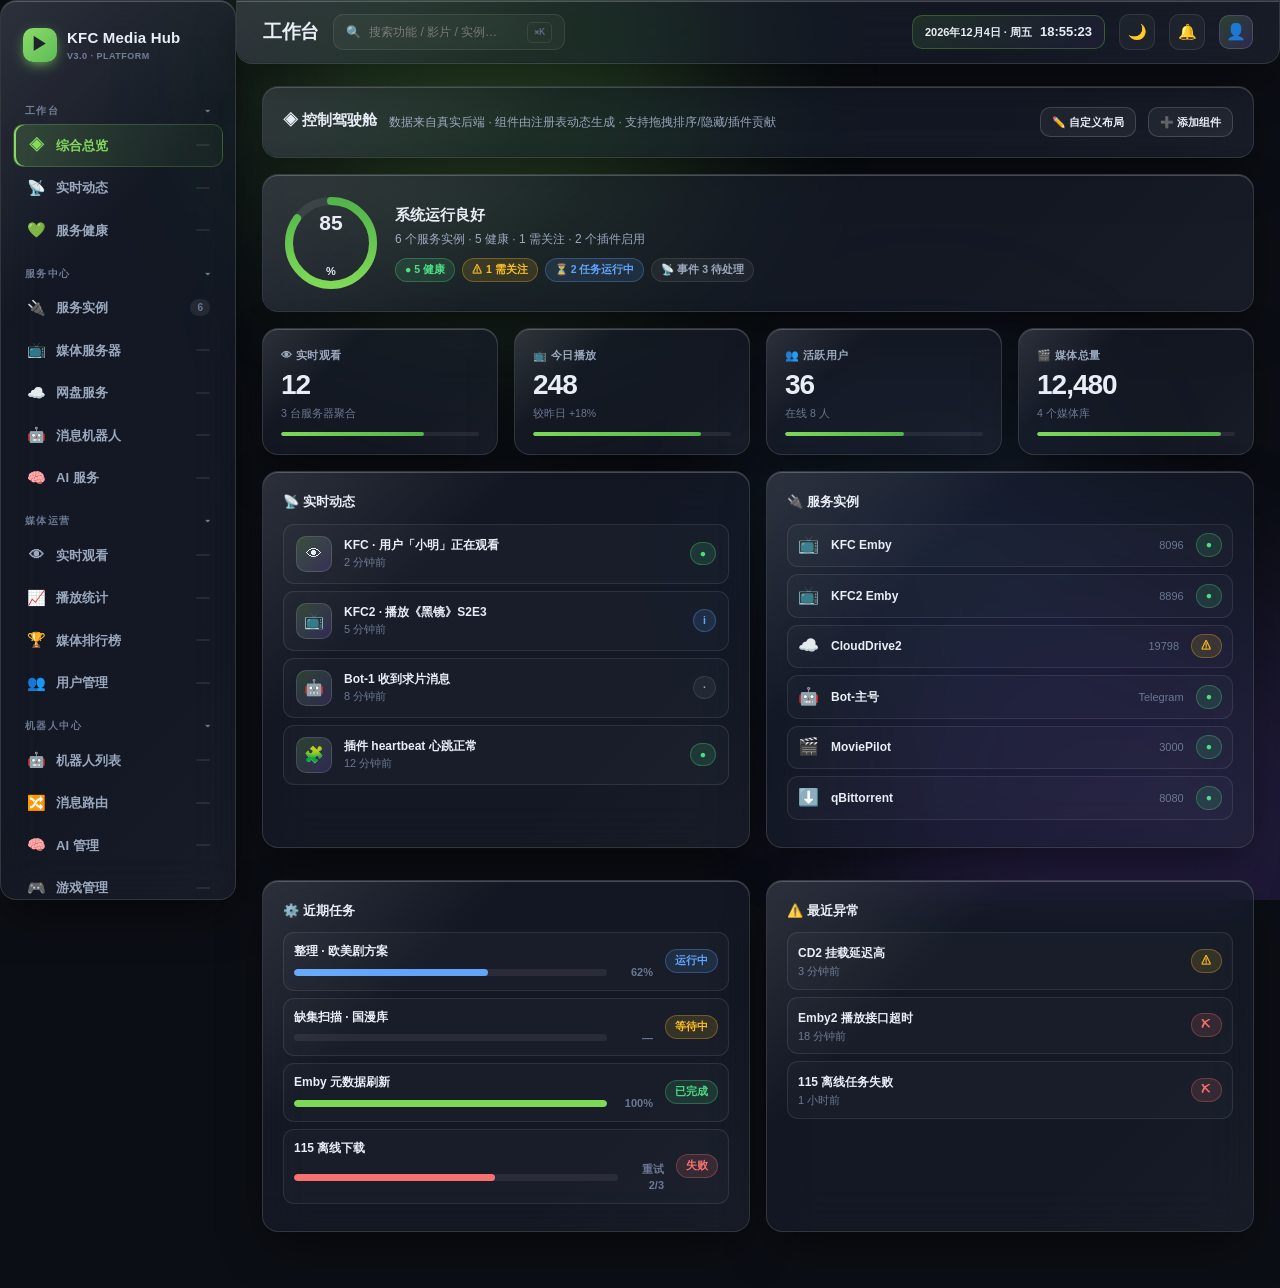
<file: design/v3-design-system.html>
<!DOCTYPE html>
<html lang="zh-CN">
<head>
<meta charset="utf-8">
<meta name="viewport" content="width=device-width,initial-scale=1">
<title>KFC Media Hub · V3 Design System</title>
<style>
/* ═══════════ Design Tokens（唯一真源，全站必须引用，禁止页面自定义颜色） ═══════════ */
:root{
  /* 颜色 */
  --primary:#7ed957; --primary-strong:#52b54b; --secondary:#8b5cf6;
  --bg:#0b0e14; --bg-elevated:#11151f; --surface:#151a26;
  --glass-bg:rgba(28,34,48,.55); --glass-blur:24px; --glass-opacity:.55;
  --glass-border:rgba(255,255,255,.13); --glass-hi:rgba(255,255,255,.22);
  --glass-shadow:0 18px 50px -12px rgba(0,0,0,.6);
  --border:rgba(255,255,255,.09); --border-strong:rgba(255,255,255,.16);
  --text:#e8edf6; --text-2:#9aa7bd; --text-3:#6b7891;
  --success:#4ade80; --warning:#fbbf24; --error:#f87171; --info:#60a5fa;
  --success-bg:rgba(74,222,128,.13); --warning-bg:rgba(251,191,36,.13);
  --error-bg:rgba(248,113,113,.13); --info-bg:rgba(96,165,250,.13);
  /* 布局 */
  --sidebar-w:236px; --header-h:64px; --content-max:1440px;
  --card-r:16px; --btn-r:10px; --input-r:10px; --grid-gap:16px; --section:28px;
  /* 组件 */
  --btn-h:36px; --input-h:38px; --badge-r:999px; --shadow-1:0 4px 16px -6px rgba(0,0,0,.5);
  --ease:cubic-bezier(.22,.8,.28,1); --dur:.24s;
}
[data-theme="light"]{
  --bg:#eef1f7; --bg-elevated:#fff; --surface:#fff;
  --glass-bg:rgba(255,255,255,.62); --glass-border:rgba(255,255,255,.75);
  --glass-hi:rgba(255,255,255,.95); --glass-shadow:0 18px 50px -16px rgba(30,40,70,.22);
  --border:rgba(30,40,70,.10); --border-strong:rgba(30,40,70,.18);
  --text:#121826; --text-2:#4d5a72; --text-3:#8290a8;
}
*{box-sizing:border-box;margin:0;padding:0}
body{font-family:-apple-system,BlinkMacSystemFont,"Segoe UI","PingFang SC","Microsoft YaHei",sans-serif;
  background:var(--bg);color:var(--text);min-height:100vh;font-size:14px;line-height:1.5;
  transition:background var(--dur) var(--ease),color var(--dur) var(--ease);-webkit-font-smoothing:antialiased}
/* 环境光背景（多层柔和光晕，非霓虹渐变） */
.ambient{position:fixed;inset:0;z-index:-1;pointer-events:none;overflow:hidden}
.ambient i{position:absolute;border-radius:50%;filter:blur(90px);opacity:.24}
.ambient i:nth-child(1){width:460px;height:460px;background:var(--primary);top:-160px;left:20%}
.ambient i:nth-child(2){width:520px;height:520px;background:var(--secondary);bottom:-200px;right:-100px;opacity:.18}
.ambient i:nth-child(3){width:320px;height:320px;background:var(--info);top:40%;left:60%;opacity:.1}
/* ═══════════ Liquid Glass 材质（真实多层：背景模糊+边缘高光+内阴影+外阴影） ═══════════ */
.glass{
  background:var(--glass-bg);
  -webkit-backdrop-filter:blur(var(--glass-blur)) saturate(1.5);
  backdrop-filter:blur(var(--glass-blur)) saturate(1.5);
  border:1px solid var(--glass-border);
  border-radius:var(--card-r);
  box-shadow:var(--glass-shadow),inset 0 1px 0 var(--glass-hi),inset 0 -1px 0 rgba(0,0,0,.12);
  position:relative;
}
.glass::before{content:'';position:absolute;inset:0;border-radius:inherit;pointer-events:none;
  background:linear-gradient(135deg,var(--glass-hi),transparent 30%,transparent 70%,rgba(255,255,255,.04));opacity:.5}
/* 布局 */
.app{display:flex;min-height:100vh}
.sidebar{width:var(--sidebar-w);flex-shrink:0;padding:18px 12px;display:flex;flex-direction:column;gap:6px;
  position:sticky;top:0;height:100vh;overflow-y:auto}
.brand{display:flex;align-items:center;gap:10px;padding:8px 10px 20px;font-weight:800;font-size:15px;letter-spacing:.2px}
.brand .logo{width:34px;height:34px;border-radius:10px;display:grid;place-items:center;
  background:linear-gradient(135deg,var(--primary),var(--primary-strong));color:#0b0e14;font-size:17px;
  box-shadow:0 4px 14px -4px var(--primary)}
.brand small{display:block;font-size:9px;color:var(--text-3);font-weight:600;letter-spacing:.5px}
.nav-group{font-size:10px;color:var(--text-3);letter-spacing:1.4px;text-transform:uppercase;padding:14px 12px 6px;font-weight:700}
.nav-item{display:flex;align-items:center;gap:10px;padding:9px 12px;border-radius:var(--btn-r);
  color:var(--text-2);cursor:pointer;transition:all var(--dur) var(--ease);font-size:13px;font-weight:600;
  border:1px solid transparent;user-select:none}
.nav-item:hover{background:rgba(255,255,255,.05);color:var(--text);transform:translateX(2px)}
.nav-item.active{background:linear-gradient(90deg,rgba(126,217,87,.18),rgba(126,217,87,.04));
  color:var(--primary);border-color:rgba(126,217,87,.22);box-shadow:inset 2px 0 0 var(--primary)}
.nav-item .ic{width:20px;text-align:center;font-size:15px}
.nav-item .cnt{margin-left:auto;font-size:10px;padding:1px 7px;border-radius:var(--badge-r);background:rgba(255,255,255,.08);color:var(--text-3)}
.main{flex:1;min-width:0;padding:0 26px 40px;max-width:var(--content-max);margin:0 auto;width:100%}
.topbar{height:var(--header-h);display:flex;align-items:center;gap:14px;position:sticky;top:0;z-index:20;
  margin:0 -26px 22px;padding:0 26px;border-radius:0 0 var(--card-r) var(--card-r)}
.topbar h1{font-size:19px;font-weight:800;letter-spacing:-.3px}
.topbar .sp{flex:1}
.search{height:36px;min-width:220px;max-width:320px;display:flex;align-items:center;gap:8px;padding:0 12px;
  border-radius:var(--btn-r);border:1px solid var(--border);background:rgba(255,255,255,.04);color:var(--text-3);font-size:12px}
.search input{border:0;background:transparent;color:var(--text);outline:0;flex:1;font-size:12px}
.search kbd{font-size:10px;padding:2px 6px;border:1px solid var(--border);border-radius:5px;color:var(--text-3)}
.clock{display:flex;align-items:center;gap:8px;padding:6px 12px;border-radius:var(--btn-r);
  border:1px solid rgba(126,217,87,.28);background:linear-gradient(135deg,rgba(126,217,87,.12),rgba(139,92,246,.06));font-size:11px;font-weight:700}
.clock .t{font-variant-numeric:tabular-nums;font-size:13px;color:var(--text)}
.icon-btn{width:36px;height:36px;border-radius:var(--btn-r);border:1px solid var(--border);background:rgba(255,255,255,.04);
  color:var(--text-2);cursor:pointer;display:grid;place-items:center;font-size:15px;transition:all var(--dur)}
.icon-btn:hover{background:rgba(255,255,255,.1);color:var(--text);transform:translateY(-1px)}
/* 组件 */
.card{padding:20px;margin-bottom:var(--grid-gap)}
.card h2{font-size:15px;font-weight:800;margin-bottom:4px;display:flex;align-items:center;gap:8px}
.card h3{font-size:13px;font-weight:800;margin-bottom:12px}
.sub{color:var(--text-2);font-size:12px}
.muted{color:var(--text-3);font-size:11px}
h2.sec{font-size:12px;letter-spacing:1.6px;text-transform:uppercase;color:var(--text-3);margin:var(--section) 0 12px;font-weight:800}
.grid{display:grid;gap:var(--grid-gap)}
.g2{grid-template-columns:repeat(2,minmax(0,1fr))}.g3{grid-template-columns:repeat(3,minmax(0,1fr))}
.g4{grid-template-columns:repeat(4,minmax(0,1fr))}
.btn{height:var(--btn-h);padding:0 15px;border-radius:var(--btn-r);border:1px solid var(--border-strong);
  background:rgba(255,255,255,.05);color:var(--text);font-size:12.5px;font-weight:700;cursor:pointer;
  display:inline-flex;align-items:center;gap:7px;justify-content:center;transition:all var(--dur) var(--ease);font-family:inherit}
.btn:hover{transform:translateY(-2px);box-shadow:var(--shadow-1);border-color:var(--border-strong)}
.btn:active{transform:translateY(0)}
.btn.primary{background:linear-gradient(135deg,var(--primary),var(--primary-strong));color:#0b0e14;border-color:transparent;
  box-shadow:0 6px 18px -8px var(--primary)}
.btn.ghost{background:transparent}.btn.sm{height:30px;padding:0 11px;font-size:11px}
.btn.danger{color:var(--error);border-color:rgba(248,113,113,.3)}
.tag{display:inline-flex;align-items:center;gap:5px;padding:3px 9px;border-radius:var(--badge-r);font-size:10.5px;font-weight:800;
  border:1px solid var(--border);background:rgba(255,255,255,.05);color:var(--text-2)}
.tag.ok{color:var(--success);background:var(--success-bg);border-color:rgba(74,222,128,.3)}
.tag.warn{color:var(--warning);background:var(--warning-bg);border-color:rgba(251,191,36,.3)}
.tag.err{color:var(--error);background:var(--error-bg);border-color:rgba(248,113,113,.3)}
.tag.info{color:var(--info);background:var(--info-bg);border-color:rgba(96,165,250,.3)}
/* KPI */
.kpi{padding:18px;display:flex;flex-direction:column;gap:6px;transition:transform var(--dur) var(--ease)}
.kpi:hover{transform:translateY(-3px)}
.kpi .lb{font-size:11px;color:var(--text-2);font-weight:700;letter-spacing:.4px;display:flex;align-items:center;gap:6px}
.kpi .vl{font-size:28px;font-weight:900;letter-spacing:-1px;line-height:1.1}
.kpi .dt{font-size:10.5px;color:var(--text-3)}
.kpi .mini{height:4px;border-radius:4px;background:rgba(255,255,255,.07);overflow:hidden;margin-top:4px}
.kpi .mini i{display:block;height:100%;border-radius:4px;background:linear-gradient(90deg,var(--primary),var(--primary-strong))}
/* 输入 */
.input,.select{height:var(--input-h);padding:0 12px;border-radius:var(--input-r);border:1px solid var(--border);
  background:rgba(255,255,255,.04);color:var(--text);font-size:12.5px;outline:0;font-family:inherit;width:100%;
  transition:border-color var(--dur)}
.input:focus,.select:focus{border-color:var(--primary);box-shadow:0 0 0 3px rgba(126,217,87,.1)}
.switch{width:40px;height:22px;border-radius:999px;background:rgba(255,255,255,.12);border:1px solid var(--border);
  position:relative;cursor:pointer;transition:background var(--dur);flex-shrink:0}
.switch::after{content:'';position:absolute;top:2px;left:2px;width:16px;height:16px;border-radius:50%;background:var(--text-2);transition:all var(--dur) var(--ease)}
.switch.on{background:var(--primary)}
.switch.on::after{left:20px;background:#0b0e14}
/* 表格 */
table{width:100%;border-collapse:collapse;font-size:12px}
th{text-align:left;padding:9px 10px;color:var(--text-3);font-size:10px;letter-spacing:.8px;text-transform:uppercase;font-weight:700;border-bottom:1px solid var(--border)}
td{padding:10px;border-bottom:1px solid rgba(255,255,255,.04);color:var(--text-2)}
tr:hover td{background:rgba(255,255,255,.03)}
tr:last-child td{border-bottom:0}
/* Tabs */
.tabs{display:flex;gap:6px;padding:4px;border-radius:var(--btn-r);background:rgba(255,255,255,.04);border:1px solid var(--border);width:fit-content;flex-wrap:wrap}
.tab{padding:7px 14px;border-radius:7px;color:var(--text-2);font-size:12px;font-weight:700;cursor:pointer;transition:all var(--dur);border:0;background:transparent;font-family:inherit}
.tab:hover{color:var(--text)}.tab.active{background:var(--glass-bg);color:var(--text);box-shadow:var(--shadow-1);border:1px solid var(--glass-border)}
/* 进度环 */
.ring{width:96px;height:96px;position:relative;flex-shrink:0}
.ring svg{transform:rotate(-90deg)}
.ring .pct{position:absolute;inset:0;display:grid;place-items:center;font-size:21px;font-weight:900}
/* 条形图 */
.bar-row{display:flex;align-items:center;gap:10px;margin:8px 0;font-size:11px}
.bar-row .lb{width:80px;color:var(--text-2);font-weight:600}
.bar-row .track{flex:1;height:7px;border-radius:6px;background:rgba(255,255,255,.07);overflow:hidden}
.bar-row .track i{display:block;height:100%;border-radius:6px;transition:width .9s var(--ease)}
.bar-row .vl{width:36px;text-align:right;color:var(--text-3);font-weight:700}
/* 列表项 */
.row-item{display:flex;align-items:center;gap:12px;padding:11px 12px;border-radius:11px;border:1px solid var(--border);
  background:rgba(255,255,255,.025);margin:7px 0;transition:all var(--dur) var(--ease)}
.row-item:hover{border-color:rgba(126,217,87,.35);transform:translateY(-2px);box-shadow:var(--shadow-1)}
.avatar{width:36px;height:36px;border-radius:10px;display:grid;place-items:center;font-size:16px;flex-shrink:0;
  background:linear-gradient(135deg,rgba(126,217,87,.2),rgba(139,92,246,.2));border:1px solid var(--glass-border)}
/* Toast / Modal */
.toast{position:fixed;bottom:24px;right:24px;padding:12px 16px;border-radius:12px;z-index:100;
  font-size:12px;font-weight:700;animation:slideUp .3s var(--ease)}
@keyframes slideUp{from{opacity:0;transform:translateY(12px)}to{opacity:1;transform:none}}
@keyframes fadeIn{from{opacity:0;transform:translateY(8px)}to{opacity:1;transform:none}}
.anim{animation:fadeIn .4s var(--ease) both}
/* 响应式 */
@media(max-width:1100px){.g4{grid-template-columns:repeat(2,1fr)}.g3{grid-template-columns:repeat(2,1fr)}}
@media(max-width:760px){
  .sidebar{position:fixed;left:-260px;top:0;z-index:50;background:var(--bg-elevated);transition:left var(--dur)}
  .sidebar.open{left:0}
  .main{padding:0 14px 30px}.topbar{margin:0 -14px 16px;padding:0 12px;gap:8px}
  /* ★ 实测修复：手机窄屏标题被挤成竖排、时钟日期折行 → 标题不换行 + 隐藏日期/通知/头像 */
  .topbar h1{white-space:nowrap;flex-shrink:0;font-size:15px}
  .clock .cd-d{display:none}      /* 手机只显示时间，不显示年月日 */
  .clock{padding:5px 8px;flex-shrink:0}
  .clock .t{font-size:11px}
  .topbar .icon-btn[title="通知"],.topbar .avatar{display:none}
  .g2,.g3,.g4{grid-template-columns:1fr}.search{display:none}
  .menu-btn{display:grid!important}
}
.menu-btn{display:none}
</style>
</head>
<body>
<div class="ambient"><i></i><i></i><i></i></div>
<div class="app">
  <!-- ══════════ 侧栏：一级导航按信息架构分组 ══════════ -->
  <aside class="sidebar glass" id="sidebar">
    <div class="brand"><div class="logo">▶</div><div>KFC Media Hub<small>V3.0 · PLATFORM</small></div></div>
    <div id="navHost"></div>
    <div style="margin-top:auto;padding:12px" class="muted">本地实例 · v3.0.0<br>插件生态 / 服务注册 / 事件驱动</div>
  </aside>

  <div class="main">
    <!-- ══════════ 顶栏 ══════════ -->
    <header class="topbar glass">
      <button class="icon-btn menu-btn" onclick="document.getElementById('sidebar').classList.toggle('open')">☰</button>
      <h1 id="pageTitle">工作台</h1>
      <div class="search"><span>🔍</span><input placeholder="搜索功能 / 影片 / 实例…"><kbd>⌘K</kbd></div>
      <span class="sp"></span>
      <div class="clock"><span id="clockDate"></span><span class="t" id="clockTime"></span></div>
      <button class="icon-btn" id="themeBtn" onclick="toggleTheme()" title="切换主题">🌙</button>
      <button class="icon-btn" title="通知">🔔</button>
      <div class="avatar" style="width:34px;height:34px">👤</div>
    </header>

    <div id="view"></div>
  </div>
</div>

<script>
/* ══════════ 信息架构：8 个一级分组（导航可折叠/搜索/收藏/自定义排序，插件动态注入） ══════════ */
const NAV=[
  {id:'workbench',name:'工作台',ic:'◈',items:[['overview','综合总览'],['realtime','实时动态'],['health','服务健康']]},
  {id:'services',name:'服务中心',ic:'🔌',items:[['instances','服务实例'],['media-servers','媒体服务器'],['netdisk','网盘服务'],['bots','消息机器人'],['ai','AI 服务']]},
  {id:'media',name:'媒体运营',ic:'🎬',items:[['watching','实时观看'],['stats','播放统计'],['rank','媒体排行榜'],['users','用户管理']]},
  {id:'bot',name:'机器人中心',ic:'🤖',items:[['bot-list','机器人列表'],['bot-route','消息路由'],['bot-ai','AI 管理'],['bot-game','游戏管理']]},
  {id:'auto',name:'自动化中心',ic:'⚙️',items:[['tasks','任务管理'],['cron','定时任务'],['rules','自动化规则'],['webhook','Webhook'],['events','事件管理']]},
  {id:'plugins',name:'插件中心',ic:'🧩',items:[['market','插件市场'],['installed','已安装插件'],['sdk','插件开发'],['perm','插件权限']]},
  {id:'data',name:'数据中心',ic:'📊',items:[['dash','数据统计'],['agg','数据聚合'],['history','历史记录'],['export','数据导出']]},
  {id:'system',name:'系统管理',ic:'🛡️',items:[['accounts','用户管理'],['roles','角色权限'],['api','API 管理'],['logs','日志中心'],['monitor','监控中心'],['backup','备份恢复'],['settings','系统设置']]},
];

const ICON={overview:'◈',realtime:'📡',health:'💚',instances:'🔌','media-servers':'📺',netdisk:'☁️',bots:'🤖',ai:'🧠',
  watching:'👁',stats:'📈',rank:'🏆',users:'👥','bot-list':'🤖','bot-route':'🔀','bot-ai':'🧠','bot-game':'🎮',
  tasks:'⚙️',cron:'⏰',rules:'📐',webhook:'🔗',events:'📡',market:'🛒',installed:'🧩',sdk:'🛠️',perm:'🔐',
  dash:'📊',agg:'🔄',history:'🕘',export:'📤',accounts:'👤',roles:'🔑',api:'🔌',logs:'📜',monitor:'📹',backup:'💾',settings:'⚙️'};
const NAME={};NAV.forEach(g=>g.items.forEach(([k,v])=>NAME[k]=v));

let CUR='overview';
function buildNav(){
  const h=document.getElementById('navHost');
  h.innerHTML=NAV.map((g,i)=>`
    <div class="nav-group" style="cursor:pointer" onclick="toggleGrp(${i})">${g.name} <span style="float:right">▾</span></div>
    <div id="grp${i}">${g.items.map(([k,v])=>`
      <div class="nav-item ${CUR===k?'active':''}" data-k="${k}" onclick="go('${k}')">
        <span class="ic">${ICON[k]||'•'}</span>${v}<span class="cnt">${k==='events'?'3':k==='tasks'?'5':k==='instances'?'6':''}</span>
      </div>`).join('')}</div>`).join('');
}
function toggleGrp(i){const e=document.getElementById('grp'+i);e.style.display=e.style.display==='none'?'':'none'}
function go(k){CUR=k;document.querySelectorAll('.nav-item').forEach(e=>e.classList.toggle('active',e.dataset.k===k));
  document.getElementById('pageTitle').textContent=NAME[k]||k;render();document.getElementById('sidebar').classList.remove('open')}
function toggleTheme(){const b=document.body;const light=b.dataset.theme==='light';
  b.dataset.theme=light?'':'light';document.getElementById('themeBtn').textContent=light?'🌙':'☀️'}

/* ══════════ 仪表盘组件注册表（插件可动态贡献；总览不写死） ══════════ */
const WIDGETS=[
  {id:'status',title:'系统整体状态',span:2,render:()=>statusCard()},
  {id:'kpi',title:'关键业务数据',span:2,render:()=>kpiGrid()},
  {id:'realtime',title:'实时动态',span:1,render:()=>realtimeCard()},
  {id:'instances',title:'服务实例',span:1,render:()=>instancesCard()},
  {id:'tasks',title:'近期任务',span:1,render:()=>tasksCard()},
  {id:'anomaly',title:'最近异常',span:1,render:()=>anomalyCard()},
];

function render(){
  const v=document.getElementById('view');
  if(CUR==='overview'){
    v.innerHTML=`<div class="glass card anim" style="display:flex;align-items:center;gap:12px;flex-wrap:wrap">
        <h2>◈ 控制驾驶舱</h2><span class="sub">数据来自真实后端 · 组件由注册表动态生成 · 支持拖拽排序/隐藏/插件贡献</span>
        <span style="flex:1"></span>
        <button class="btn sm" onclick="toast('已保存布局（演示）','ok')">✏️ 自定义布局</button>
        <button class="btn sm" onclick="toast('组件库：6 个内置 + N 个插件组件','info')">➕ 添加组件</button>
      </div>
      <div class="grid g2">${WIDGETS.map(w=>`<div class="${w.span===2?'':'glass card'} anim" style="${w.span===2?'grid-column:1/-1':''}">${w.render()}</div>`).join('')}</div>`;
  } else if(CUR==='market'||CUR==='installed'||CUR==='sdk'||CUR==='perm'){
    v.innerHTML=pluginsPage();
  } else if(CUR==='instances'||CUR==='media-servers'||CUR==='netdisk'||CUR==='bots'||CUR==='ai'){
    v.innerHTML=servicesPage();
  } else {
    v.innerHTML=genericPage();
  }
}

function statusCard(){return `<div class="glass card" style="margin:0">
  <div style="display:flex;align-items:center;gap:16px;flex-wrap:wrap">
    <div class="ring"><svg width="96" height="96"><circle cx="48" cy="48" r="42" fill="none" stroke="rgba(255,255,255,.08)" stroke-width="8"/>
      <circle cx="48" cy="48" r="42" fill="none" stroke="url(#gg)" stroke-width="8" stroke-linecap="round" stroke-dasharray="224 264"/>
      <defs><linearGradient id="gg"><stop stop-color="#7ed957"/><stop offset="1" stop-color="#52b54b"/></linearGradient></defs></svg>
      <div class="pct">85<span style="font-size:11px">%</span></div></div>
    <div style="flex:1;min-width:180px"><h2>系统运行良好</h2><div class="sub">6 个服务实例 · 5 健康 · 1 需关注 · 2 个插件启用</div>
      <div style="display:flex;gap:7px;margin-top:10px;flex-wrap:wrap">
        <span class="tag ok">● 5 健康</span><span class="tag warn">⚠ 1 需关注</span><span class="tag info">⏳ 2 任务运行中</span><span class="tag">📡 事件 3 待处理</span>
      </div></div>
  </div></div>`}

function kpiGrid(){return `<div class="grid g4">${[
  ['👁','实时观看','12','3 台服务器聚合','72%'],
  ['📺','今日播放','248','较昨日 +18%','85%'],
  ['👥','活跃用户','36','在线 8 人','60%'],
  ['🎬','媒体总量','12,480','4 个媒体库','93%'],
].map(x=>`<div class="glass kpi"><div class="lb">${x[0]} ${x[1]}</div><div class="vl">${x[2]}</div>
  <div class="dt">${x[3]}</div><div class="mini"><i style="width:${x[4]}"></i></div></div>`).join('')}</div>`}

function realtimeCard(){return `<h3>📡 实时动态</h3>${[
  ['👁','KFC · 用户「小明」正在观看','2 分钟前','ok'],
  ['📺','KFC2 · 播放《黑镜》S2E3','5 分钟前','info'],
  ['🤖','Bot-1 收到求片消息','8 分钟前',''],
  ['🧩','插件 heartbeat 心跳正常','12 分钟前','ok'],
].map(x=>`<div class="row-item"><div class="avatar">${x[0]}</div>
  <div style="flex:1"><div style="font-weight:700;font-size:12px">${x[1]}</div><div class="muted">${x[2]}</div></div>
  <span class="tag ${x[3]}">${x[3]==='ok'?'●':x[3]==='info'?'i':'·'}</span></div>`).join('')}`}

function instancesCard(){return `<h3>🔌 服务实例</h3>${[
  ['📺','KFC Emby','8096','ok'],['📺','KFC2 Emby','8896','ok'],
  ['☁️','CloudDrive2','19798','warn'],['🤖','Bot-主号','Telegram','ok'],
  ['🎬','MoviePilot','3000','ok'],['⬇️','qBittorrent','8080','ok'],
].map(x=>`<div class="row-item" style="padding:8px 10px"><span style="font-size:17px">${x[0]}</span>
  <b style="flex:1;font-size:12px">${x[1]}</b><span class="muted">${x[2]}</span>
  <span class="tag ${x[3]}">${x[3]==='ok'?'●':'⚠'}</span></div>`).join('')}`}

function tasksCard(){return `<h3>⚙️ 近期任务</h3>${[
  ['整理 · 欧美剧方案','运行中','62%','info'],
  ['缺集扫描 · 国漫库','等待中','—','warn'],
  ['Emby 元数据刷新','已完成','100%','ok'],
  ['115 离线下载','失败','重试 2/3','err'],
].map(x=>`<div class="row-item" style="padding:9px 10px"><div style="flex:1">
  <div style="font-weight:700;font-size:12px">${x[0]}</div><div class="bar-row" style="margin:4px 0 0">
  <div class="track"><i style="width:${x[2]==='—'?'0':x[2]==='100%'?'100':'62'}%;background:${x[3]==='err'?'var(--error)':x[3]==='info'?'var(--info)':'var(--primary)'}"></i></div>
  <span class="vl">${x[2]}</span></div></div><span class="tag ${x[3]}">${x[1]}</span></div>`).join('')}`}

function anomalyCard(){return `<h3>⚠️ 最近异常</h3>${[
  ['CD2 挂载延迟高','3 分钟前','warn'],
  ['Emby2 播放接口超时','18 分钟前','err'],
  ['115 离线任务失败','1 小时前','err'],
].map(x=>`<div class="row-item" style="padding:9px 10px"><div style="flex:1">
  <b style="font-size:12px">${x[0]}</b><div class="muted">${x[1]}</div></div>
  <span class="tag ${x[2]}">${x[2]==='warn'?'⚠':'✗'}</span></div>`).join('')}`}

function pluginsPage(){return `<div class="glass card anim">
  <h2>🧩 插件中心</h2><div class="sub" style="margin-bottom:14px">Manifest 标准 · 生命周期 · 权限审核 · 子进程隔离 · SDK · 第三方仓库</div>
  <div class="tabs">${['market','installed','sdk','perm'].map((k,i)=>`<button class="tab ${CUR===k?'active':''}" onclick="go('${k}')">${['插件市场','已安装插件','插件开发','插件权限'][i]}</button>`).join('')}
    <button class="btn sm primary" onclick="go('sdk')">➕ 安装插件</button></div>
  <div style="margin-top:16px">${CUR==='sdk'?sdkSection():CUR==='perm'?permSection():marketSection()}</div></div>`}
function marketSection(){return `<div class="grid g3">${[
  ['💓','心跳演示','内置示例 · 验证运行时全链路','v1.0.0','ok','已安装'],
  ['🎬','Emby 增强','多实例聚合 + 能力发现','v2.1.0','','可安装'],
  ['🤖','Bot 路由中心','消息分发 + 权限隔离','v1.4.0','','可安装'],
  ['☁️','115 管理','扫码登录 · 离线任务','v3.0.0','','可安装'],
  ['📊','数据大屏','插件化仪表盘组件','v0.9.0','','可安装'],
  ['⚙️','自动化引擎','任务队列 + Webhook','v2.0.0','','可安装'],
].map(x=>`<div class="glass card" style="margin:0"><div style="display:flex;gap:10px;align-items:center">
  <div class="avatar" style="width:42px;height:42px;font-size:20px">${x[0]}</div>
  <div style="flex:1"><b style="font-size:13px">${x[1]}</b><div class="muted">${x[3]}</div></div></div>
  <div class="sub" style="margin:10px 0;min-height:32px">${x[2]}</div>
  <div style="display:flex;gap:6px"><span class="tag ${x[4]}">${x[5]}</span>
  <button class="btn sm" onclick="toast('已加入安装队列（演示）','ok')">${x[4]==='ok'?'管理':'安装'}</button></div></div>`).join('')}</div>`}
function sdkSection(){return `<div class="glass card"><h3>🛠️ 插件 SDK · Manifest 标准</h3>
  <div class="sub">插件只需提交标准 Manifest + 入口文件，无需修改宿主核心代码。宿主自动注册导航/页面/组件/任务/事件/权限。</div>
  <pre style="background:rgba(0,0,0,.28);padding:16px;border-radius:12px;margin-top:12px;font-size:11px;overflow:auto;color:var(--text-2)">${`{
  "plugin_id": "my_plugin",
  "name": "我的插件",
  "version": "1.0.0",
  "entrypoint": "plugin.py",
  "min_host_version": "3.0.0",
  "permissions": ["log.write","kv.read","event.publish"],
  "navigation": [{"id":"my_page","name":"我的页面"}],
  "dashboard_widgets": [{"id":"my_widget","title":"我的组件"}],
  "background_tasks": [{"id":"my_task","type":"interval"}],
  "event_subscriptions": [{"event_type":"media.playback.started"}]
}`}</pre></div>`}
function permSection(){return `<div class="grid g4">${['log.write','config.read','kv.read','event.publish','event.subscribe','service.read','media.read','playback.read','user.read','network.outbound','storage.read','bot.message.send','task.schedule','dashboard.widget','api.route','ai.model']
  .map(k=>`<div class="glass card" style="margin:0"><b style="font-size:11px">${k}</b><div class="muted" style="margin:4px 0 8px">插件需声明并由管理员授权</div>
  <div class="switch on" onclick="this.classList.toggle('on')"></div></div>`).join('')}</div>`}

function servicesPage(){return `<div class="glass card anim"><h2>🔌 服务中心 · 统一实例注册</h2>
  <div class="sub" style="margin-bottom:14px">插件 = 服务类型，实例 = 你实际接入的服务；二者解耦，一个插件可挂 N 个实例。新增实例自动进入总览/统计/监控/播报。</div>
  <div style="display:flex;gap:8px;margin-bottom:12px;flex-wrap:wrap">
    <input class="input" style="max-width:200px" placeholder="🔍 搜索实例…">
    <select class="select" style="max-width:160px"><option>全部类型</option><option>Emby</option><option>网盘</option><option>机器人</option></select>
    <span style="flex:1"></span><button class="btn primary" onclick="toast('打开添加实例表单（演示）','info')">➕ 添加实例</button></div>
  <table><thead><tr><th>实例</th><th>类型</th><th>地址</th><th>能力</th><th>健康</th><th>操作</th></tr></thead><tbody>
  ${[['📺','KFC 主号','Emby','192.168.x.x:8096','观看/统计/排行','ok'],
    ['📺','KFC2','Emby','192.168.x.x:8896','观看/统计/排行','ok'],
    ['🎬','MoviePilot','订阅','192.168.x.x:3000','订阅/求片','ok'],
    ['☁️','CloudDrive2','网盘','gRPC:19798','文件/容量','warn'],
    ['🤖','主 Bot','Telegram','@bot','消息/播报','ok'],
    ['⬇️','qBittorrent','下载','192.168.x.x:8080','下载/做种','ok']]
    .map(x=>`<tr><td><b>${x[0]} ${x[1]}</b></td><td><span class="tag">${x[2]}</span></td><td class="muted">${x[3]}</td>
    <td class="muted">${x[4]}</td><td><span class="tag ${x[5]}">${x[5]==='ok'?'● 健康':'⚠ 需关注'}</span></td>
    <td><button class="btn sm" onclick="toast('真实连通测试（演示）','info')">🔍 测试</button></td></tr>`).join('')}
  </tbody></table></div>`}

function genericPage(){return `<div class="glass card anim"><h2>${ICON[CUR]||'•'} ${NAME[CUR]||CUR}</h2>
  <div class="sub" style="margin:8px 0 16px">该页面将沿用统一 Design Token 与组件库；批量实现前先在此确认完整设计效果。</div>
  <div class="grid g3">${[['统一卡片','所有页面使用同一 Glass 材质与圆角'],['统一组件','Button/Input/Table/Modal/Tabs 全部同源'],['统一动效','克制、有意义的过渡，无廉价霓虹']]
    .map(x=>`<div class="glass card" style="margin:0"><h3>${x[0]}</h3><div class="sub">${x[1]}</div></div>`).join('')}</div></div>`}

function toast(msg,kind){const t=document.createElement('div');t.className='toast glass';
  t.style.borderColor=kind==='ok'?'rgba(74,222,128,.4)':kind==='err'?'rgba(248,113,113,.4)':'var(--glass-border)';
  t.textContent=msg;document.body.appendChild(t);setTimeout(()=>t.remove(),2200)}

/* 顶栏时钟（中文长格式 + 增量更新不闪） */
function clock(){const d=new Date(),p=n=>String(n).padStart(2,'0');
  const wd=['周日','周一','周二','周三','周四','周五','周六'][d.getDay()];
  document.getElementById('clockDate').textContent=d.getFullYear()+'年'+(d.getMonth()+1)+'月'+d.getDate()+'日 · '+wd;
  document.getElementById('clockTime').textContent=p(d.getHours())+':'+p(d.getMinutes())+':'+p(d.getSeconds());}
setInterval(clock,1000);clock();
buildNav();render();
</script>
</body>
</html>
</file>
